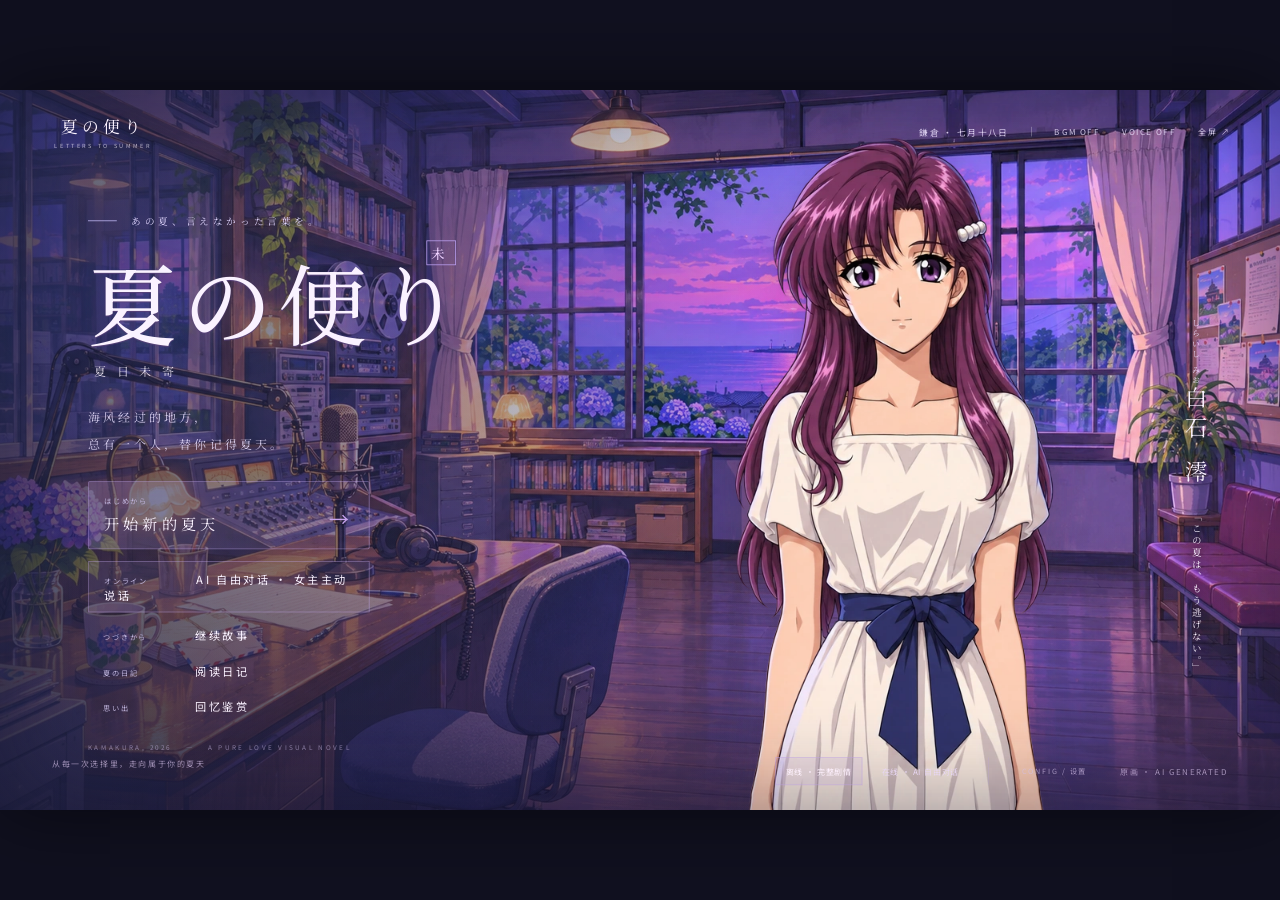
<file: site/index.html>
<!doctype html><html lang="zh-CN"><head><meta charset="UTF-8"><meta name="viewport" content="width=device-width, initial-scale=1, maximum-scale=1, viewport-fit=cover"><meta name="theme-color" content="#191932"><title>夏日未寄 — 夏の便り</title><meta name="description" content="日式纯爱视觉小说。镰仓的海风、三段成年人的重逢、六种夏日结局。"><link rel="preload" as="image" href="assets/retro/studio.webp"><link rel="preload" as="image" href="assets/retro/mio-0.webp"><link rel="stylesheet" href="style.css?v=voice-loading-1"></head><body><div id="viewport"><main id="stage" aria-label="夏日未寄 日式视觉小说"><div class="background" id="background"></div><div class="colorgrade"></div><div class="sunlight"></div><div class="grain"></div><div id="characters"><div class="actor" id="actor"><img id="sprite" src="assets/retro/mio-0.webp" alt="白石澪 平静的神情"><img id="spriteOld" alt="" aria-hidden="true"></div></div><div class="vignette"></div>
<div class="topbar"><button class="wordmark" onclick="goTitle()">夏の便り <span>LETTERS TO SUMMER</span></button><div class="top-right"><span id="sceneLabel">鎌倉 · 七月十八日</span><span class="rule"></span><button id="musicBtn" onclick="toggleMusic()">BGM OFF</button><button onclick="requestGameFullscreen()">全屏 ↗</button></div></div>
<section id="titleScreen"><div class="title-kicker"><span></span>あの夏、言えなかった言葉を。</div><div class="japanese-title">夏の<span>便り</span><i>未</i></div><h1>夏日未寄</h1><p class="title-caption">海风经过的地方，<br>总有一个人，替你记得夏天。</p><div class="title-actions"><button class="start-button" onclick="newGame()"><span>はじめから</span><b>开始新的夏天</b><i>→</i></button><button onclick="continueGame()"><span>つづきから</span>继续故事</button><button onclick="openJournal()"><span>夏の日記</span>阅读日记</button><button onclick="openGallery()"><span>思い出</span>回忆鉴赏</button></div><div class="title-meta">KAMAKURA, 2026 <span>—</span> A PURE LOVE VISUAL NOVEL</div></section>
<div id="titleCharacterLabel"><span>しらいし みお</span><strong>白石 澪</strong><small>「この夏は、もう逃げない。」</small></div>
<section id="playScreen" hidden><div id="chapterBadge"><small id="routeEn">PROLOGUE</small><span id="routeTitle">海风寄来的信</span></div><div id="choiceList" aria-label="剧情选择"></div><div id="dialogue"><div class="speaker"><span id="speakerName">旁白</span><small id="speakerKana">NARRATION</small></div><div id="textArea" role="button" tabindex="0" aria-label="点击或按空格继续对白"><p id="dialogueText"></p><div class="advance-mark">◆</div></div><div class="dialogue-foot"><span id="lineInfo">01 / PROLOGUE</span><span>SPACE / CLICK TO CONTINUE</span></div></div><div class="game-toolbar"><div><button onclick="openHistory()">LOG <span>回看</span></button><button id="autoBtn" onclick="toggleAuto()">AUTO <span>自动</span></button><button onclick="skipRead()">SKIP <span>已读快进</span></button><button onclick="toggleUI()">HIDE <span>隐藏</span></button></div><div><button onclick="openSaves('save')">SAVE <span>存档</span></button><button onclick="openSaves('load')">LOAD <span>读档</span></button><button onclick="openSettings()">CONFIG <span>设置</span></button><button onclick="goTitle()">TITLE <span>标题</span></button></div></div></section>
<button id="restoreUI" onclick="toggleUI()" hidden>显示界面 / ESC</button><section id="endingScreen" hidden></section><div class="bottom-title" id="titleFooter"><span>从每一次选择里，走向属于你的夏天</span><div><button onclick="openSettings()">CONFIG / 设置</button><span>原画 · AI GENERATED</span></div></div><div class="load-error" id="assetError" hidden>图片加载失败，请检查网络后 <button onclick="location.reload()">重新加载</button></div>
<div id="modal" hidden role="dialog" aria-modal="true" aria-labelledby="modalTitle"><div class="modal-shell"><div class="modal-heading"><div><small id="modalEn">SUMMER ARCHIVE</small><h2 id="modalTitle"></h2></div><button class="close" onclick="closeModal()" aria-label="关闭">×</button></div><div id="modalBody"></div></div></div><div id="toast" role="status" hidden></div></main></div>
<div id="mobileGate" hidden><div class="gate-logo">夏の便り</div><small>DESKTOP VISUAL NOVEL EXPERIENCE</small><h2>把手机横过来，<br>让夏天铺满屏幕。</h2><p id="gateMessage">本作品使用电脑横屏界面。<br>请进入全屏，游戏将自动切换横向画面。</p><button onclick="enterMobile()" id="enterMobileBtn">进入全屏 · 开始游玩 ↗</button><p class="gate-note">建议佩戴耳机 · 所有角色均为成年人</p></div><script src="story.js?v=chapters-1"></script><script src="game.js?v=chapters-1"></script><script src="online-ai.js?v=web-ai-3"></script><script src="character-voice.js?v=light-mp3-1"></script><script src="fish-voice.js?v=free-fish-1"></script></body></html>
</file>
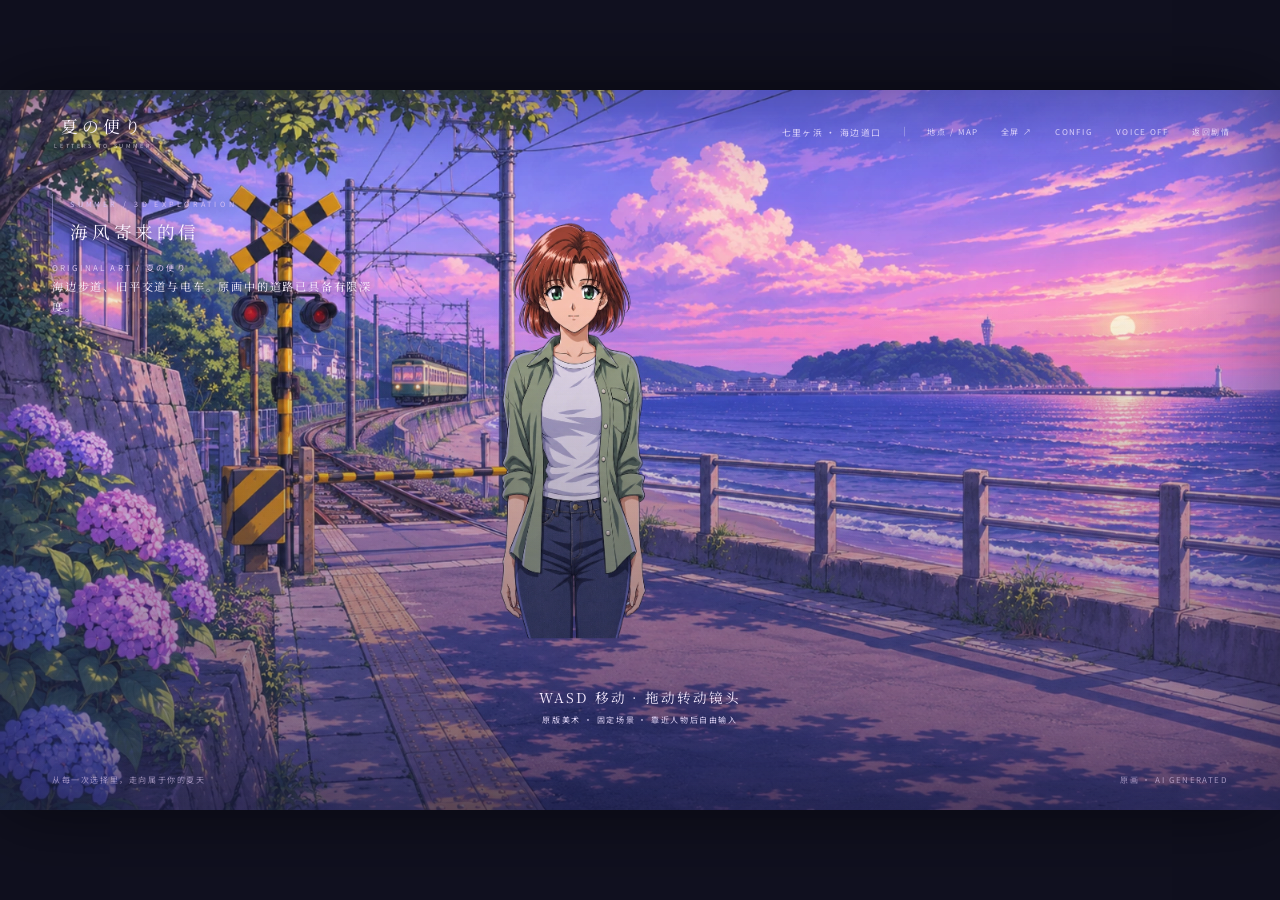
<file: site/world3d.html>
<!doctype html>
<html lang="zh-CN"><head>
<meta charset="UTF-8"><meta name="viewport" content="width=device-width, initial-scale=1, maximum-scale=1, viewport-fit=cover"><meta name="theme-color" content="#191932">
<title>夏日未寄 — 3D 自由探索</title>
<link rel="preload" as="image" href="assets/retro/coast.webp">
<link rel="stylesheet" href="style.css?v=voice-loading-1">
<style>
/* 使用与 2D 原版相同的字体、版式、纹理、控件和角色原画。 */
#stage{background:#292b50}
#worldCanvas{position:absolute;inset:0;width:1600px;height:900px;z-index:-5;display:block;touch-action:none}
#background{background:url('assets/retro/coast.webp') center/cover no-repeat}
#sceneTransitions{position:absolute;top:96px;right:65px;display:flex;gap:10px;z-index:7}
#sceneTransitions[hidden]{display:none!important}
#sceneTransitions button{background:linear-gradient(110deg,#171b41f5,#25234de6);color:#efe6ff;border:1px solid #b6a5ea88;padding:13px 20px;font-family:var(--sans);font-size:11px;letter-spacing:2px;box-shadow:0 12px 45px #0e103f66}
#sceneTransitions button.active{border-color:#d5baf8;background:linear-gradient(110deg,#403a69f5,#5d4d80e6)}
#hudHint{position:absolute;bottom:106px;left:50%;transform:translateX(-50%);z-index:6;font-family:var(--serif);font-size:17px;letter-spacing:3px;color:#f5eaff;text-shadow:0 2px 12px #171433cc;text-align:center;pointer-events:none;max-width:900px}
#hudHint .sub{display:block;font-family:var(--sans);font-size:10px;letter-spacing:2px;color:#e5d9fb;margin-top:8px}
#chapterBadge{pointer-events:none}
#playerPanel{position:absolute;inset:0;z-index:8;pointer-events:none}
#playerPanel[hidden]{display:none!important}
#playerPanel #choiceList,#playerPanel .game-toolbar,#playerPanel #dialogue,#playerPanel textarea,#playerPanel button{pointer-events:auto}
#playerPanel #characters{pointer-events:none}
#playerPanel #playScreen{pointer-events:none}
#playerPanel #choiceList{pointer-events:auto}
#playerPanel #choiceList button{touch-action:manipulation}
#worldCanvas{user-select:none;-webkit-user-select:none}
#worldStatus{pointer-events:none}
#sceneTransitions button{touch-action:manipulation}
#playerPanel #characters{z-index:1}
#playerPanel .actor{left:860px;bottom:-180px;width:512px;height:1024px}
#playerPanel #dialogue{z-index:3}
#playerPanel .game-toolbar{z-index:4}
#playerPanel #choiceList{z-index:5;top:268px}
#chatBox{background:linear-gradient(90deg,#22254bf5,#33325ce8);border:1px solid #aa9cdb99;box-shadow:0 5px 25px #10143e66;backdrop-filter:blur(12px);padding:22px 25px 17px;color:#f8f1ff}
#chatBox label{display:block;font:400 16px var(--serif);letter-spacing:3px;margin-bottom:13px}
#replyInput{height:95px;width:100%;background:#151a3dbb;color:#f8f1ff;border:1px solid #b6a5ea65;padding:14px;font:19px var(--serif);resize:none}
#chatButtons{display:flex;gap:12px;margin-top:10px}
#chatButtons button,#keyButtons button{font:12px var(--sans);letter-spacing:1px;padding:11px 16px;border:1px solid #b6a5ea77;background:#b8a2e333;color:#f8eaff}
#chatButtons button.primary{background:#b8a2e2;color:#25213e}
#chatButtons button:disabled{opacity:.5}
#chatStatus{font:11px var(--sans);color:#e3d8efb8;line-height:1.6;margin-top:11px;min-height:24px}
#keyButtons{display:flex;align-items:center;gap:10px;margin-top:10px}
#keyInput{background:#171a34;color:#fff;border:1px solid #b6a5ea65;flex:1;min-width:0;padding:11px;font:13px var(--sans)}
#keyButtons button{font-size:11px}
#playerPanel #dialogueText{overflow:hidden;display:-webkit-box;-webkit-box-orient:vertical;-webkit-line-clamp:3;max-height:130px}
#playerPanel #textArea{cursor:default}
#sceneInfo{position:absolute;top:208px;left:65px;max-width:410px;z-index:5;text-shadow:0 3px 14px #12102bc0;font:14px var(--serif);letter-spacing:2px;line-height:1.8;pointer-events:none}
#sceneInfo small{font:10px var(--sans);letter-spacing:3px;color:#ddc4f1}
#worldStatus{position:absolute;top:84px;left:50%;transform:translateX(-50%);max-width:750px;padding:12px 22px;background:#242448dc;border:1px solid #c6b1e566;font:13px var(--sans);z-index:9}
#mobilePad{position:absolute;bottom:95px;left:45px;width:145px;height:145px;z-index:8;border:1px solid #c9b9ed7b;border-radius:50%;background:#27234965;touch-action:none;display:none}
#mobileStick{position:absolute;left:47px;top:47px;width:50px;height:50px;border-radius:50%;background:#d1b4eb77;pointer-events:none}
#mobileInteract{position:absolute;right:65px;bottom:116px;padding:15px 22px;background:#b8a2e2;color:#22203e;border:0;font:13px var(--sans);letter-spacing:2px;z-index:8;display:none}
#worldCanvas:focus-visible{outline:none}
#background,.colorgrade,.sunlight,.grain,.vignette{pointer-events:none}
#sceneTransitions button:focus-visible{outline:2px solid #e4c5ff;outline-offset:4px}
#mobileInteract:disabled{opacity:.45;cursor:default}
#modal{z-index:25}
@media(pointer:coarse){#mobilePad,#mobileInteract{display:block}#hudHint{bottom:65px}#sceneTransitions{top:92px}}
</style></head>
<body>
<div id="viewport">
<main id="stage" class="playing" aria-label="夏日未寄 3D 自由探索">
<div class="background" id="background"></div>
<canvas id="worldCanvas" width="1600" height="900" aria-label="3D 自由探索世界"></canvas>
<div class="colorgrade"></div><div class="sunlight"></div><div class="grain"></div><div class="vignette"></div>
<div class="topbar"><button class="wordmark" id="backToStory">夏の便り <span>LETTERS TO SUMMER</span></button>
<div class="top-right"><span id="sceneLabel">七里ヶ浜 · 海边道口</span><span class="rule"></span><button id="placesButton" aria-expanded="false" aria-controls="sceneTransitions">地点 / MAP</button><button id="fullButton">全屏 ↗</button><button id="configButton">CONFIG</button><button id="exitButton">返回剧情</button></div></div>
<div id="sceneTransitions" hidden aria-label="选择原版场景"><button data-zone="coast" class="active">七里ヶ浜</button><button data-zone="studio">潮音放送室</button><button data-zone="bookshop">月灯古书店</button></div>
<div id="chapterBadge"><small>SUMMER / 3D EXPLORATION</small><span id="chapterName">海风与那一天</span></div>
<div id="sceneInfo"><small>ORIGINAL ART / 夏の便り</small><div id="description">沿着原画中的海滨小路自由探索。</div></div>
<div id="hudHint">WASD 移动 · 鼠标拖动转动镜头<span class="sub">接近角色后按 E 交谈 · 三处场景固定范围</span></div>
<div id="playerPanel" hidden>
 <div id="characters"><div class="actor" id="actor"><img id="sprite" src="assets/retro/nagi-0.webp" alt="橘 凪"><img id="spriteOld" alt="" aria-hidden="true"></div></div>
 <section id="playScreen"><div id="choiceList"><div id="chatBox">
  <label for="replyInput">あなたの返事 / 填写你的回答</label>
  <textarea id="replyInput" maxlength="800" rows="3" placeholder="用你自己的话回应她，不需要选择固定答案……"></textarea>
  <div id="chatButtons"><button id="sendBtn" class="primary">寄出回答 →</button><button id="firstBtn">让她先说</button><button id="keyBtn">AI 连接</button></div>
  <div id="keyButtons" hidden><input id="keyInput" type="password" autocomplete="off" spellcheck="false" placeholder="本次使用的 DeepSeek API Key"><button id="keySaveBtn">本次使用</button><button id="keyClearBtn">清除</button></div>
  <div id="chatStatus">与原版相同的自由输入模式，AI 对话需要单独连接。</div>
 </div></div>
 <div id="dialogue"><div class="speaker"><span id="speakerName">橘 凪</span><small id="speakerKana">TACHIBANA NAGI</small></div>
 <div id="textArea"><p id="dialogueText">好久不见。这里的海风还是和以前一样。</p><div class="advance-mark">◆</div></div>
 <div class="dialogue-foot"><span id="lineInfo">01 / FREE TALK</span><span>自由输入 · AI DIALOGUE</span></div></div>
 <div class="game-toolbar"><div><button id="leaveTalkBtn">BACK <span>结束交谈</span></button></div><div><button id="clearChatBtn">RESET <span>新话题</span></button><button id="returnStoryBtn">TITLE <span>返回原版</span></button></div></div>
 </section>
</div>
<button id="mobileInteract" type="button">交谈 / E</button><div id="mobilePad"><div id="mobileStick"></div></div>
<div id="worldStatus" role="status" hidden></div>
<div id="modal" hidden role="dialog" aria-modal="true" aria-labelledby="modalTitle"><div class="modal-shell"><div class="modal-heading"><div><small id="modalEn">CONFIGURATION</small><h2 id="modalTitle">夏天的偏好</h2></div><button class="close" id="closeModalButton" aria-label="关闭">×</button></div><div id="modalBody"></div></div></div>
<div id="toast" role="status" hidden></div>
<div class="bottom-title"><span>从每一次选择里，走向属于你的夏天</span><div><span>原画 · AI GENERATED</span></div></div>
</main></div>
<div id="mobileGate" hidden><div class="gate-logo">夏の便り</div><small>DESKTOP VISUAL NOVEL EXPERIENCE</small><h2>把手机横过来，<br>让夏天铺满屏幕。</h2><button id="enterMobileBtn">进入全屏 · 开始探索 ↗</button><p class="gate-note">建议佩戴耳机 · 所有角色均为成年人</p></div>
<script src="world3d-identity.js"></script>
<script src="character-voice.js?v=light-mp3-1"></script>
<script src="fish-voice.js?v=free-fish-1"></script></body></html>
</file>
<file: site/style.css>
@import url('https://fonts.googleapis.com/css2?family=Noto+Serif+JP:wght@400;500;600;700&family=Noto+Serif+SC:wght@400;500;600&family=Noto+Sans+SC:wght@400;500&display=swap');
:root{--cream:#eeeaff;--gold:#b9b0ef;--text:#faf2ff;--serif:'Noto Serif JP','Noto Serif SC',serif;--sans:'Noto Sans SC',sans-serif}*{box-sizing:border-box}html,body{margin:0;width:100%;height:100%;overflow:hidden;background:#10101f;color:var(--text);font-family:var(--sans)}button,input{font:inherit}button{color:inherit;cursor:pointer}button:focus-visible{outline:2px solid #ecd6b1;outline-offset:4px}button:disabled{opacity:.3;cursor:default}[hidden]{display:none!important}#viewport{width:100%;height:100%;display:flex;align-items:center;justify-content:center;overflow:hidden}#stage{width:1600px;height:900px;position:relative;flex:none;overflow:hidden;background:#292b50;transform:scale(var(--scale,1));font-size:16px;box-shadow:0 0 90px #0008;isolation:isolate}.background{position:absolute;inset:0;background:url('assets/retro/studio.webp') center/cover no-repeat;transition:opacity .6s ease;z-index:-6}.colorgrade{position:absolute;inset:0;background:linear-gradient(90deg,#171936b8 0%,#26224f60 37%,transparent 67%),linear-gradient(0deg,#17153299,transparent 40%);z-index:-4}.sunlight{position:absolute;inset:0;background:linear-gradient(125deg,#b6a3ff13,transparent 60%);pointer-events:none;z-index:-3}.grain{position:absolute;inset:0;opacity:.13;pointer-events:none;background-image:url('assets/retro/studio.webp');background-size:300%;mix-blend-mode:soft-light;z-index:-2}.vignette{position:absolute;inset:0;box-shadow:inset 0 0 130px #14142d88;pointer-events:none;z-index:1}.topbar{position:absolute;left:62px;right:62px;top:29px;height:45px;display:flex;align-items:center;justify-content:space-between;z-index:3}.wordmark{background:none;border:0;font-family:var(--serif);font-size:21px;letter-spacing:5px;text-shadow:0 2px 15px #1a163c}.wordmark span{display:block;font-family:var(--sans);font-size:7px;letter-spacing:3px;margin-top:4px;opacity:.68}.top-right{display:flex;align-items:center;gap:28px;font-size:11px;letter-spacing:2px;color:#eee3ffd9}.top-right button{background:none;border:0;font-size:10px;letter-spacing:2px;padding:9px 0}.rule{height:12px;width:1px;background:#fff5}.top-right button:hover{color:#d5baff}#titleScreen{position:absolute;left:110px;top:155px;z-index:2}.title-kicker{font-size:12px;font-family:var(--serif);letter-spacing:5px;display:flex;align-items:center;gap:18px;color:#e2d7ff}.title-kicker span{display:inline-block;height:1px;width:36px;background:#bcb4f0}.japanese-title{font-family:var(--serif);font-size:111px;font-weight:500;letter-spacing:8px;position:relative;line-height:1.65;text-shadow:0 8px 35px #1d174a77}.japanese-title>span{font-weight:400}.japanese-title i{font-size:17px;font-style:normal;position:absolute;top:16px;right:16px;border:1px solid #b99ded;padding:6px 5px;line-height:1;color:#f0d2ff}h1{font-family:var(--serif);font-size:15px;letter-spacing:13px;font-weight:400;margin:-14px 0 30px 8px;opacity:.85}.title-caption{font-size:15px;font-family:var(--serif);line-height:2.25;letter-spacing:4px;color:#e9dfff;opacity:.88;margin-bottom:29px}.title-actions{display:flex;flex-direction:column;align-items:flex-start;gap:2px;width:352px}.title-actions>button{border:0;background:none;padding:11px 19px;font-size:14px;letter-spacing:3px;width:100%;text-align:left;transition:background .2s,transform .2s}.title-actions>button>span{font-size:9px;letter-spacing:2px;color:#c2b7df;display:inline-block;width:115px}.title-actions>button:hover{background:#fff1;transform:translateX(6px)}.title-actions .start-button{border:1px solid #c1a7f077;background:linear-gradient(90deg,#b5a0f22c,transparent);padding:18px 19px;position:relative;margin-bottom:7px}.start-button>span{display:block!important;width:auto!important;font-size:9px!important;margin-bottom:7px}.start-button>b{font-family:var(--serif);font-size:19px;font-weight:400;letter-spacing:5px}.start-button i{position:absolute;right:22px;top:27px;font-size:25px;font-style:normal;color:#c7a3ee}.title-meta{font-size:8px;letter-spacing:3px;color:#c5b6e199;margin-top:25px}.title-meta span{margin:0 12px}#characters{position:absolute;inset:0;z-index:-1;pointer-events:none}.actor{position:absolute;left:860px;bottom:-175px;width:512px;height:1024px;transform-origin:50% 100%;transition:transform .65s ease,opacity .5s ease;filter:drop-shadow(0 10px 25px #40372230)}.actor img{position:absolute;inset:0;width:100%;height:100%;object-fit:contain;transition:opacity .32s ease}#spriteOld{opacity:0}.actor.nod{animation:nod .65s ease}.actor.speak{animation:talk .8s ease}.actor.shy{transform:translateX(9px) rotate(-1deg)}.actor.near{transform:scale(1.06) translateY(4px)}@keyframes nod{40%{transform:translateY(9px) rotate(1deg)}}@keyframes talk{35%{transform:translateY(-7px)}70%{transform:translateY(2px)}}#titleCharacterLabel{position:absolute;right:85px;bottom:170px;writing-mode:vertical-rl;z-index:2;text-shadow:0 2px 10px #211639}.title-kicker,#titleCharacterLabel{pointer-events:none}#titleCharacterLabel span{font-family:var(--serif);font-size:10px;letter-spacing:3px;margin-left:12px;color:#eee0ff}#titleCharacterLabel strong{font-family:var(--serif);font-weight:400;font-size:28px;letter-spacing:10px}#titleCharacterLabel small{font-family:var(--serif);font-size:12px;letter-spacing:3px;margin-top:25px;margin-right:16px}.bottom-title{position:absolute;bottom:31px;left:65px;right:65px;display:flex;justify-content:space-between;font-size:10px;letter-spacing:2px;color:#d3bfe6af;z-index:2}.bottom-title>div{display:flex;gap:35px;align-items:center}.bottom-title button{border:0;background:none;font-size:9px;letter-spacing:2px}#chapterBadge{position:absolute;top:130px;left:65px;border-left:1px solid #b1a5e399;padding:6px 22px;z-index:2;text-shadow:0 2px 15px #181d44}#chapterBadge small{display:block;letter-spacing:4px;font-size:9px;color:#d3bcf4;margin-bottom:12px}#chapterBadge span{font-family:var(--serif);font-size:22px;letter-spacing:5px}#dialogue{position:absolute;left:110px;right:110px;bottom:90px;height:224px;z-index:3;background:linear-gradient(110deg,#171b41f5,#25234de6 65%,#292951ed);border:1px solid #b6a5ea88;box-shadow:0 12px 45px #0e103f66;padding:38px 47px 20px;backdrop-filter:blur(15px)}#dialogue:before,#dialogue:after{content:'';position:absolute;width:9px;height:9px;border-color:#d0b9ff;border-style:solid;pointer-events:none}#dialogue:before{left:-1px;top:-1px;border-width:2px 0 0 2px}#dialogue:after{right:-1px;bottom:-1px;border-width:0 2px 2px 0}.speaker{position:absolute;top:-22px;left:35px;background:#33345e;border:1px solid #b5a0dfaa;padding:12px 27px;min-width:190px;display:flex;gap:19px;align-items:center}.speaker>span{font-family:var(--serif);font-size:19px;letter-spacing:4px}.speaker>small{font-size:7px;letter-spacing:2px;color:#c9b7e8}#textArea{cursor:pointer;height:130px;outline-offset:8px}#dialogueText{font-family:'Noto Serif SC',var(--serif);font-size:24px;letter-spacing:2px;line-height:1.95;margin:9px 40px 0 0;font-weight:400;color:#f8f1ff}.advance-mark{position:absolute;right:32px;bottom:53px;color:#d2afff;font-size:12px;animation:mark 1.6s ease-in-out infinite}@keyframes mark{50%{opacity:.25;transform:translateY(4px)}}.dialogue-foot{display:flex;justify-content:space-between;font-size:8px;letter-spacing:2px;color:#cec0ef8a;border-top:1px solid #b4a4dd30;padding-top:12px}.game-toolbar{position:absolute;left:115px;right:115px;bottom:40px;display:flex;justify-content:space-between;z-index:3}.game-toolbar>div{display:flex;gap:30px}.game-toolbar button{border:0;background:none;color:#e4d3ff;font-size:10px;letter-spacing:2px;padding:9px 0;text-shadow:0 2px 12px #111}.game-toolbar button>span{font-size:10px;letter-spacing:1px;opacity:.5;margin-left:7px}.game-toolbar button.on,.game-toolbar button:hover{color:#d7afff}.game-toolbar button.on span{opacity:1}#choiceList{position:absolute;left:140px;top:280px;width:550px;z-index:4;display:flex;flex-direction:column;gap:18px}#choiceList>button{padding:23px 28px;background:linear-gradient(90deg,#22254bf5,#33325ce8);border:1px solid #aa9cdb99;color:#f2e4ff;text-align:left;font-family:var(--serif);font-size:18px;letter-spacing:2px;box-shadow:0 5px 25px #10143e66;transition:.2s}#choiceList>button>small{font-family:var(--sans);color:#ae92d3;font-size:10px;letter-spacing:2px;margin-right:20px}#choiceList>button:hover{border-color:#d8bbff;transform:translateX(8px);background:#4c4274}#restoreUI{position:absolute;right:45px;bottom:35px;background:#242448dd;border:1px solid #b8a0dd88;padding:12px 20px;z-index:5;font-size:11px;letter-spacing:2px}#endingScreen{position:absolute;inset:0;z-index:5;display:flex;align-items:center;justify-content:center;background:linear-gradient(90deg,#151733ed,#282349e8);text-align:center;backdrop-filter:blur(10px)}.end-content{max-width:950px}.end-content>small{font-size:10px;color:var(--gold);letter-spacing:6px}.end-content h2{font-family:var(--serif);font-size:53px;letter-spacing:12px;font-weight:400;margin:35px 0 27px}.end-content p{font-family:var(--serif);font-size:19px;line-height:2.5;letter-spacing:3px;color:#dfd4ee}.end-content .end-kana{font-size:12px;letter-spacing:6px;color:#bba5db;margin-bottom:35px}.end-actions{display:flex;justify-content:center;gap:22px;margin-top:35px}.btn{border:1px solid #bba1e388;background:#b79aee16;padding:15px 30px;letter-spacing:2px;font-size:13px;transition:.2s}.btn:hover{background:#b79aee36}.btn.primary{background:#b9a2e0;color:#26213f;border-color:#b9a2e0}.end-content .end-progress{font:9px var(--sans);letter-spacing:3px;color:#b4a9c5;margin-top:28px}#modal{position:absolute;inset:0;z-index:20;background:#14152de9;backdrop-filter:blur(16px);display:flex;align-items:center;justify-content:center}.modal-shell{width:1260px;max-height:780px;border:1px solid #ae93dc66;background:linear-gradient(120deg,#2b2a50ed,#1e2041ed);padding:40px 50px;box-shadow:0 25px 90px #0003;overflow:auto;scrollbar-color:#ab927166 transparent}.modal-heading{display:flex;justify-content:space-between;align-items:center;padding-bottom:24px;border-bottom:1px solid #b79de240;margin-bottom:28px}.modal-heading small{font-size:9px;letter-spacing:4px;color:#c0a7e6}.modal-heading h2{font:400 30px var(--serif);letter-spacing:6px;margin:10px 0 0}.close{border:0;background:none;font:300 34px var(--sans);color:#cdb8ee;padding:5px 10px}#modalBody>p{font-size:13px;color:#bdb4d3;line-height:2;letter-spacing:1px}.routes{display:grid;grid-template-columns:repeat(3,1fr);gap:24px}.route-card{position:relative;background:#181b3b;border:1px solid #a797cf66;overflow:hidden;text-align:left;padding:0;height:460px;transition:.3s}.route-card:hover{transform:translateY(-5px);border-color:#d3b5ff}.route-card .route-bg{position:absolute;inset:0;background-position:center;background-size:cover;opacity:.55}.route-card img{position:absolute;top:10px;height:480px;left:50%;transform:translateX(-50%)}.route-card .route-cover{position:absolute;inset:0;background:linear-gradient(0deg,#1e1b3d 0%,transparent 75%)}.route-card .route-detail{position:absolute;left:25px;right:25px;bottom:25px}.route-detail>small{font-size:8px;letter-spacing:3px;color:#c6a3ed}.route-detail h3{font:400 28px var(--serif);letter-spacing:5px;margin:12px 0}.route-detail p{font-size:11px;letter-spacing:1px;line-height:1.8;color:#c9bedc}.route-detail .route-name{font-family:var(--serif);color:#cba3ed;font-size:13px;letter-spacing:3px}.slot-grid{display:grid;grid-template-columns:repeat(3,1fr);gap:18px}.slot{border:1px solid #a18acd66;padding:22px;min-height:150px;background:#1d1b4088}.slot-num{font-size:9px;letter-spacing:3px;color:#c6a2e9}.slot h3{font-family:var(--serif);font-size:17px;letter-spacing:3px;font-weight:400}.slot p{font-size:10px;line-height:1.8;color:#beb4d1}.slot button{font-size:11px;padding:9px 17px}.log-row{padding:18px 0;border-bottom:1px solid #b6a0dc30}.log-row strong{font-size:12px;letter-spacing:3px;color:#c9a5ef}.log-row p{font-family:var(--serif);font-size:18px;line-height:1.9;color:#e9ddf7;letter-spacing:1px;margin:10px 0}.settings-grid{display:grid;grid-template-columns:1fr 1fr;gap:25px 65px}.setting{border-bottom:1px solid #b6a0dc30;padding:20px 0;display:flex;align-items:center;justify-content:space-between;gap:30px;font-size:14px;letter-spacing:1px}.setting small{display:block;font-size:10px;color:#b2a7c6;margin-top:9px;line-height:1.8}.setting input[type=range]{width:180px;accent-color:#b89edc}.setting input[type=checkbox]{width:22px;height:22px;accent-color:#bca1e2}.toggle-btn{border:1px solid #ac91dc88;padding:9px 20px;background:none;min-width:80px;font-size:11px}.mature-info{padding:18px 24px;border:1px solid #ac94d355;background:#a889d512;font-size:12px;color:#c9b9e1;line-height:2;margin-top:30px}.age-check{display:flex;align-items:center;gap:12px;margin:25px 0;color:#e0c7fa;font-size:14px}.gallery-list{display:grid;grid-template-columns:repeat(3,1fr);gap:18px}.memory{border:1px solid #aa90d155;padding:24px;background:#1d1f40}.memory small{font-size:8px;letter-spacing:3px;color:#cfb18b}.memory h3{font-family:var(--serif);font-size:20px;letter-spacing:3px;font-weight:400}.memory p{font-size:11px;color:#bdb0d0;line-height:1.8}.memory.locked{opacity:.45}.load-error{position:absolute;bottom:80px;left:50%;transform:translateX(-50%);padding:18px 25px;background:#33264bee;z-index:30;border:1px solid #caa2ee;font-size:12px}.load-error button{background:none;border:0;color:#dec0ff;text-decoration:underline}#toast{position:absolute;left:50%;bottom:100px;transform:translateX(-50%);max-width:1000px;text-align:center;padding:17px 30px;background:#222045f5;border:1px solid #bda0e288;box-shadow:0 8px 25px #0002;font-size:13px;letter-spacing:1px;z-index:40}#mobileGate{position:fixed;inset:0;background:radial-gradient(ellipse at 30% 20%,#45406b,#1d1d3f 70%);color:#ebe0fa;z-index:100;display:flex;align-items:center;justify-content:center;flex-direction:column;text-align:center;padding:35px}.gate-logo{font:400 42px var(--serif);letter-spacing:7px}.gate-logo+small{font-size:7px;letter-spacing:3px;color:#bca5d8;margin-top:15px}#mobileGate h2{font:400 24px var(--serif);letter-spacing:3px;line-height:1.9;margin-top:40px}#mobileGate p{font-size:12px;line-height:2;color:#c2b5d2}#mobileGate button{border:1px solid #c7a6ed;background:#bca2e2;color:#2a2447;padding:17px 25px;font-size:13px;letter-spacing:2px;margin:25px 0 5px}.gate-note{font-size:9px!important;letter-spacing:1px}#stage.rotated{transform:rotate(90deg) scale(var(--scale,1))}#stage.playing .colorgrade{background:linear-gradient(0deg,#171b4099,transparent 70%)}#stage.playing .actor{left:860px}#stage.scene-fade .background{opacity:0}#stage.scene-fade .actor{opacity:0}.fade-in{animation:fade .7s ease}@keyframes fade{from{opacity:0}to{opacity:1}}@media(prefers-reduced-motion:reduce){*,*:before,*:after{animation:none!important;transition:none!important}}

/* Cel-shaded twilight art direction */
.grain{display:none}.sunlight{background:linear-gradient(120deg,#889cff18,transparent 58%,#d98dff10)}.japanese-title{text-shadow:0 2px 1px #574178,0 0 36px #9a78d333}.title-actions .start-button{box-shadow:inset 0 0 26px #cab0ff0c,0 4px 22px #0d103523}.speaker{background:linear-gradient(110deg,#42406b,#292a50)}#dialogue{border-radius:3px;box-shadow:inset 0 1px 0 #ebd9ff14,0 12px 45px #11113666}#dialogue:before,#dialogue:after{border-color:#d9c5ff}.advance-mark{text-shadow:0 0 10px #b895fa88}.route-card{border-radius:3px}.btn,.start-button{border-radius:2px}

/* Character-voice neural model loading: original violet-twilight UI.
   Only true loader-reported bytes create a percentage; startup and inference
   use an indeterminate animation instead of invented numerical progress. */
.voice-load-overlay,.voice-load-settings{color:#f6ecff;background:linear-gradient(125deg,#272448ef,#363053e8);border:1px solid #bfa6e377;box-shadow:0 12px 35px #11102a66;backdrop-filter:blur(14px);padding:16px 19px 15px;font-family:var(--sans)}
.voice-load-overlay{position:absolute;right:64px;top:87px;z-index:12;width:350px;pointer-events:none}
.voice-load-settings{position:relative;margin-top:17px;width:100%}
.voice-load-heading{display:flex;align-items:center;justify-content:space-between;gap:15px;font-size:12px;letter-spacing:1px}
.voice-load-heading>span{overflow:hidden;text-overflow:ellipsis;white-space:nowrap;min-width:0}
.voice-load-heading>strong{font-size:13px;font-weight:600;font-variant-numeric:tabular-nums;white-space:nowrap;color:#ead5ff}
.voice-load-track{height:7px;overflow:hidden;background:#aaa0c53a;border:1px solid #bcabdf35;margin:12px 0 9px;position:relative}
.voice-load-fill{height:100%;width:0;background:linear-gradient(90deg,#9988d6,#e2c8ff);transition:width .16s linear}
.voice-load-track.indeterminate .voice-load-fill{width:38%!important;position:absolute;animation:voiceLoadSweep 1.35s ease-in-out infinite;transition:none}
.voice-load-overlay small,.voice-load-settings small{display:block;color:#c7b8da;font-size:10px;letter-spacing:.4px;line-height:1.5}
@keyframes voiceLoadSweep{0%{left:-38%}100%{left:100%}}
@media(prefers-reduced-motion:reduce){.voice-load-fill{transition:none}.voice-load-track.indeterminate .voice-load-fill{animation:none;left:20%;opacity:.65}}
</file>
